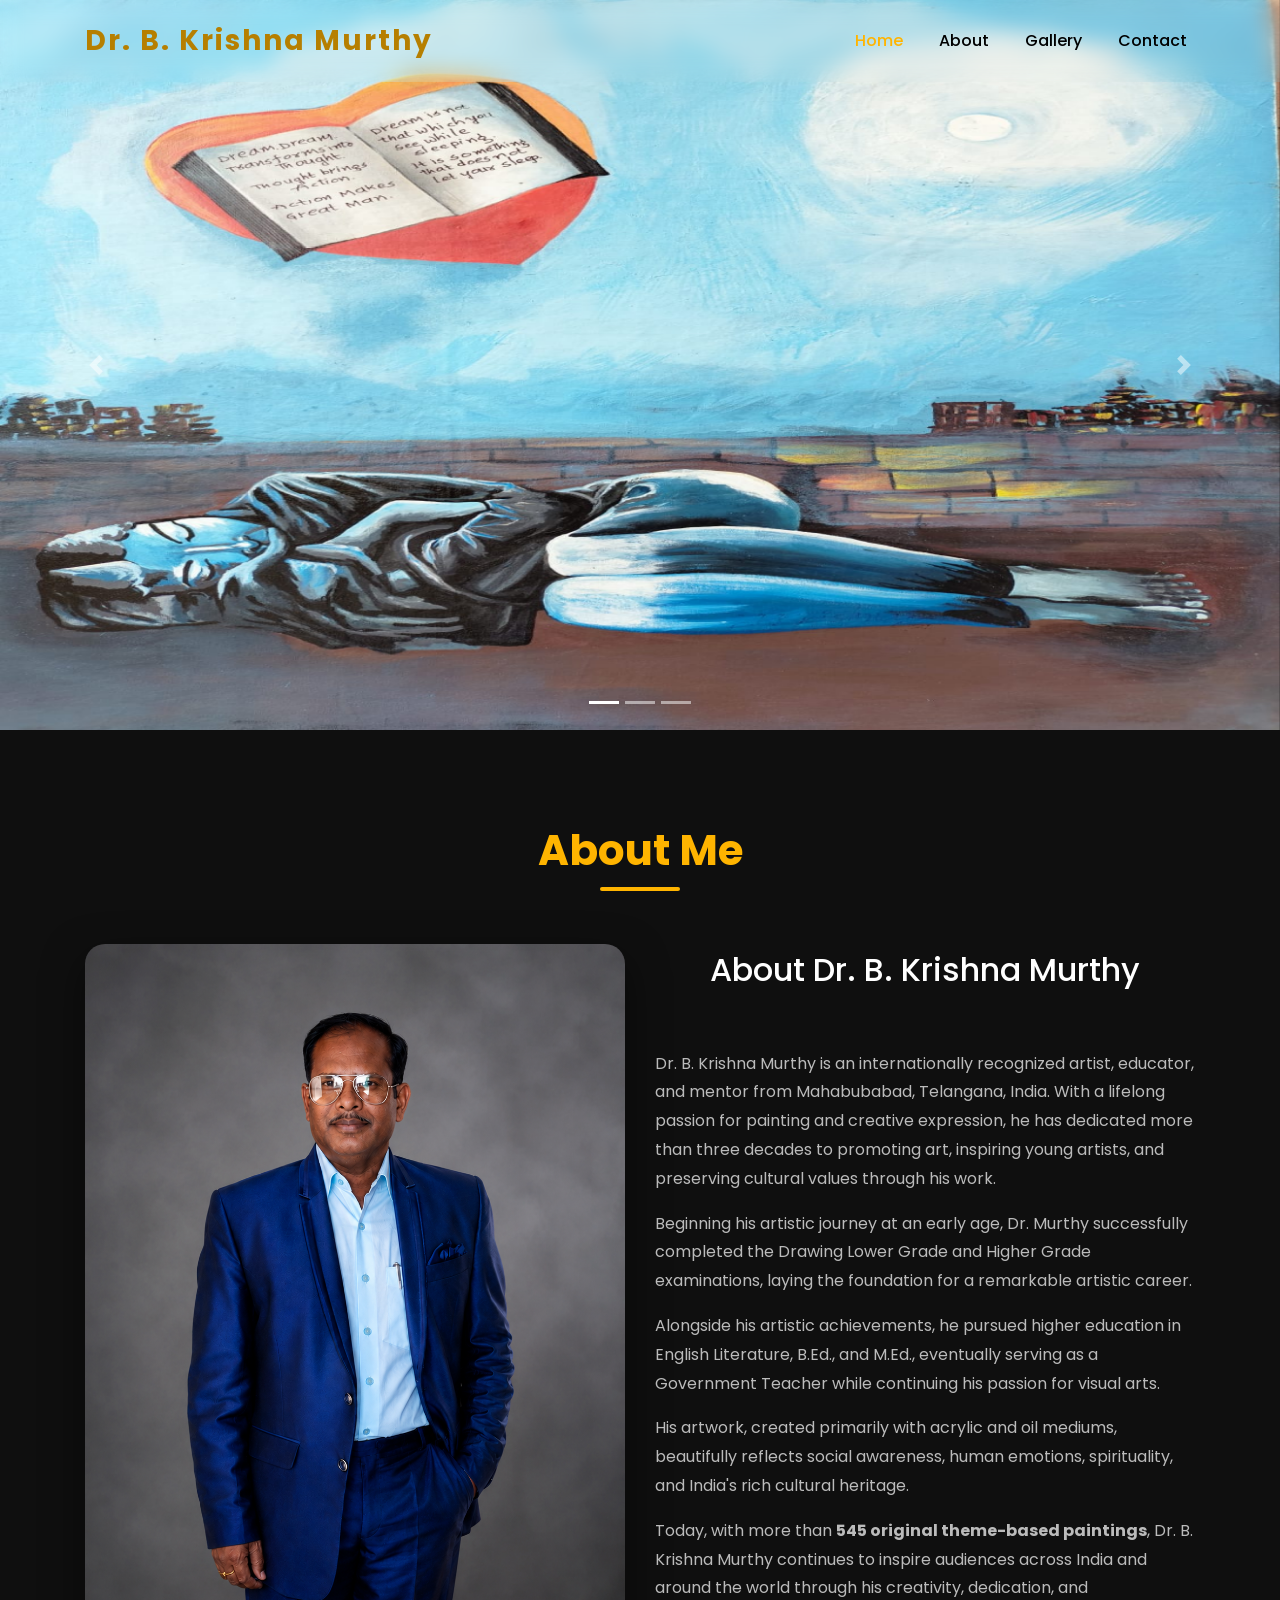
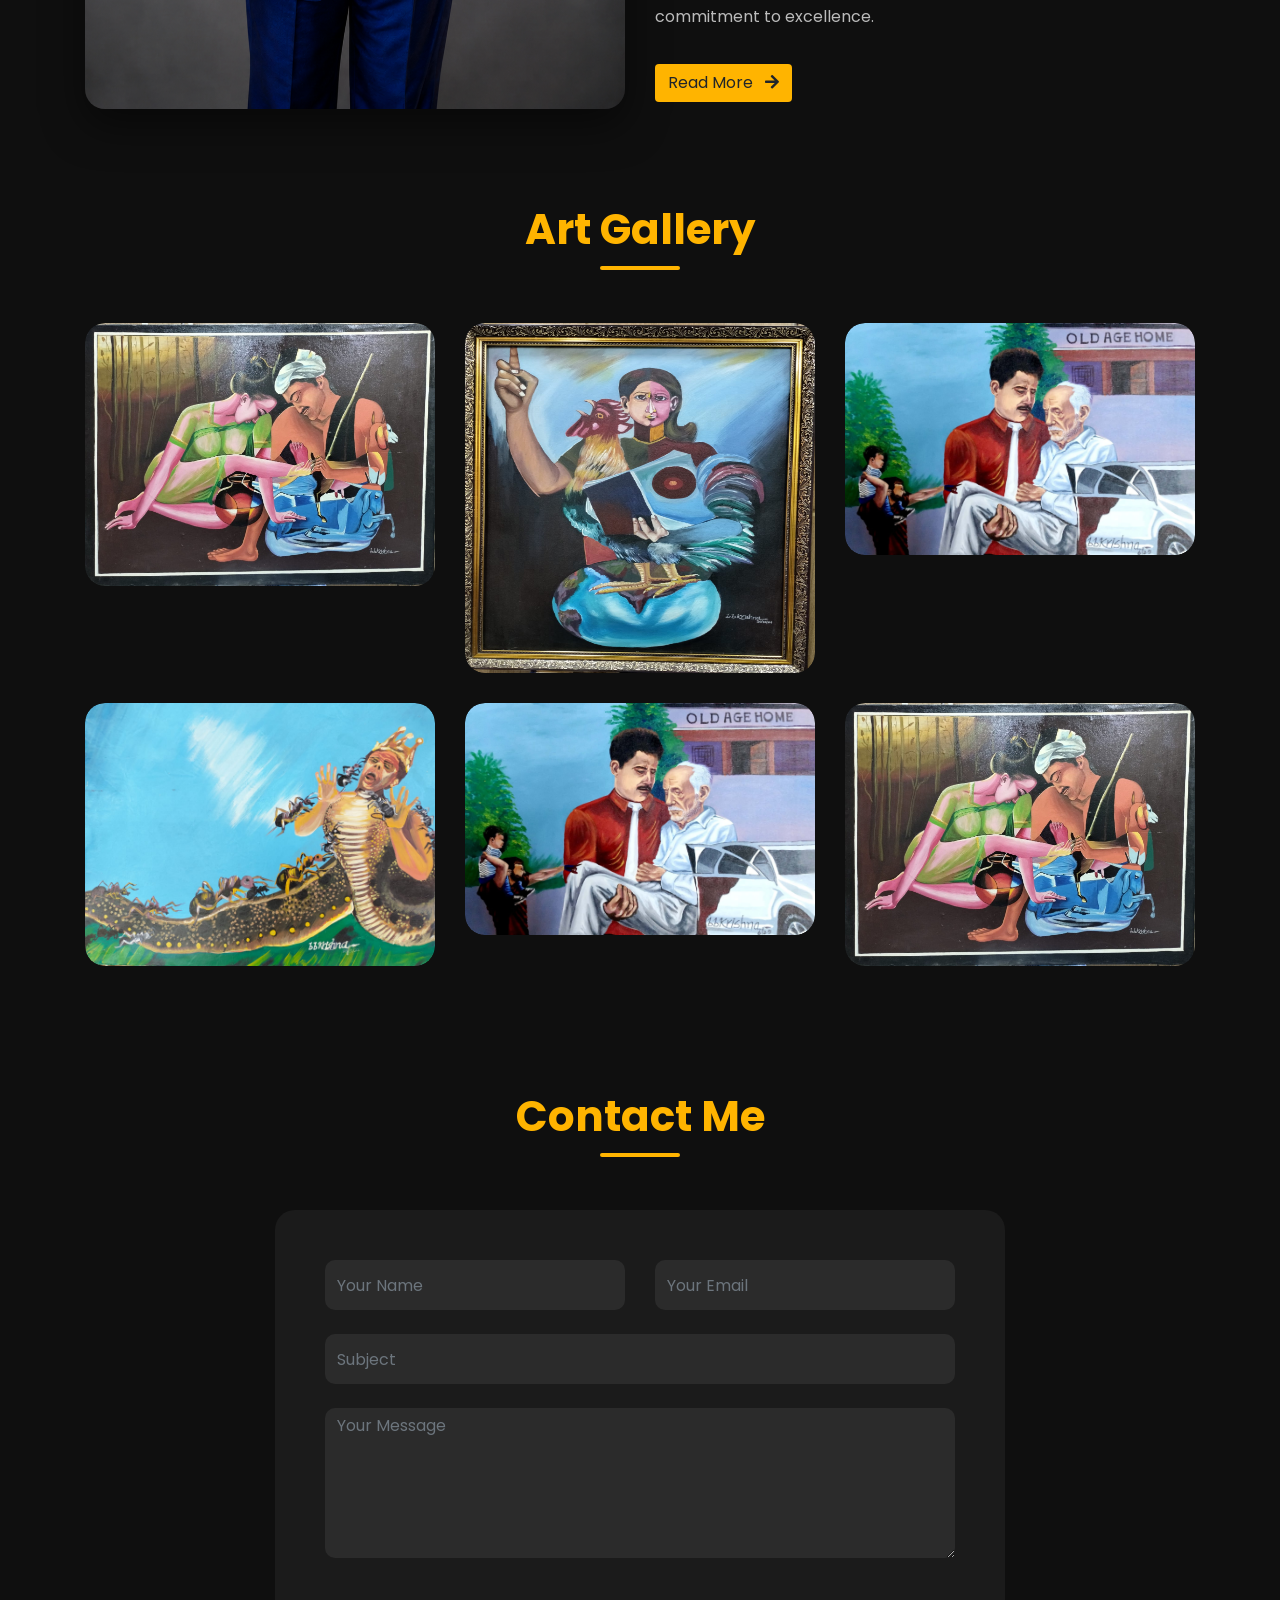
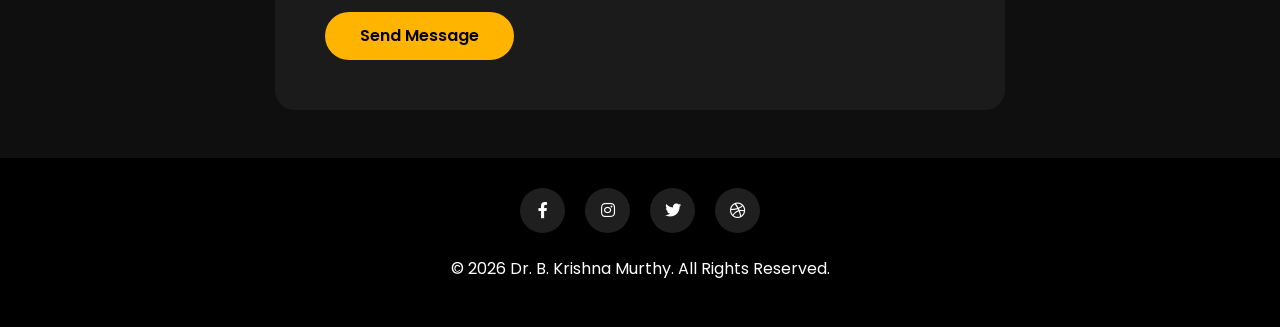
<file: Index.html>
<!DOCTYPE html>
<html lang="en">

<head>
  <meta charset="UTF-8">
  <meta name="viewport" content="width=device-width, initial-scale=1.0">
  <title>Artist Portfolio</title>

  <!-- Bootstrap 4 -->
  <link rel="stylesheet" href="https://stackpath.bootstrapcdn.com/bootstrap/4.5.2/css/bootstrap.min.css">

  <!-- Google Fonts -->
  <link href="https://fonts.googleapis.com/css2?family=Poppins:wght@300;400;500;600;700&display=swap" rel="stylesheet">

  <!-- Font Awesome -->
  <link rel="stylesheet" href="https://cdnjs.cloudflare.com/ajax/libs/font-awesome/5.15.4/css/all.min.css">
  <!-- Css -->
  <link rel="stylesheet" href="Main.css" />
  <style>
    /* Navbar */
   .navbar-nav .nav-item.active .nav-link{
    color: #ffb400 !important;
}


    .navbar {
      background: transparent;
      transition: background 0.4s ease;
    }

    .navbar.scrolled {
      background: rgba(0, 0, 0, .9);
    }

    .navbar .nav-link {
      color: #000 !important;
    }

    .navbar.scrolled .nav-link {
      color: #fff !important;
    }

    .navbar-brand {
      color: #b67f00 !important;
    }

    .navbar.scrolled .navbar-brand {
      color: #ffb400 !important;
    }

    /* ==========================================
        BUTTON
==========================================*/

    .artist-btn {

      position: relative;

      overflow: hidden;

      z-index: 1;
      background-color: #ffb400;

    }

    .artist-btn::before {

      content: '';

      position: absolute;

      left: -100%;

      top: 0;

      width: 100%;

      height: 100%;

      background: #111;

      transition: .5s;

      z-index: -1;

    }

    .artist-btn:hover::before {

      left: 0;

    }

    .artist-btn:hover {

      color: #fff;

    }
  </style>
</head>

<body>

  <!-- Navbar -->
  <nav class="navbar navbar-expand-lg navbar-dark fixed-top">
    <div class="container">
      <a class="navbar-brand" href="#">Dr. B. Krishna Murthy</a>
      <button class="navbar-toggler" type="button" data-toggle="collapse" data-target="#navbarNav">
        <span class="navbar-toggler-icon"></span>
      </button>

      <div class="collapse navbar-collapse" id="navbarNav">
        <ul class="navbar-nav ml-auto">
          <li class="nav-item active"><a class="nav-link" href="./Index.html">Home</a></li>
          <li class="nav-item"><a class="nav-link" href="./About.html">About</a></li>
          <li class="nav-item"><a class="nav-link" href="./Galary.html">Gallery</a></li>
          <!-- <li class="nav-item"><a class="nav-link" href="./Services.html">Services</a></li> -->
          <li class="nav-item"><a class="nav-link" href="./Contactus.html">Contact</a></li>
        </ul>
      </div>
    </div>
  </nav>

  <!-- Carousel -->
  <div id="carouselExampleCaptions" class="carousel slide " data-ride="carousel">
    <ol class="carousel-indicators">
      <li data-target="#carouselExampleCaptions" data-slide-to="0" class="active"></li>
      <li data-target="#carouselExampleCaptions" data-slide-to="1"></li>
      <li data-target="#carouselExampleCaptions" data-slide-to="2"></li>
    </ol>
    <div class="carousel-inner">
      <div class="carousel-item active">
        <img src="./Images/Empty Stomic .jpeg" class="d-block w-100 " alt="First Image">
        <div class="carousel-caption d-none d-md-block">
          <!-- <h5>First slide label</h5>
        <p>Nulla vitae elit libero, a pharetra augue mollis interdum.</p> -->
        </div>
      </div>
      <div class="carousel-item">
        <img src="./Images/village Style.jpeg" class="d-block w-100 h-100" alt="Second Image">
        <div class="carousel-caption d-none d-md-block">
          <!-- <h5>Second slide label</h5>
        <p>Lorem ipsum dolor sit amet, consectetur adipiscing elit.</p> -->
        </div>
      </div>
      <div class="carousel-item">
        <img src="./Images/Chiled.jpeg" class="d-block w-100 h-100" alt="Third Image">
        <div class="carousel-caption d-none d-md-block">
          <!-- <h5>Third slide label</h5>
        <p>Praesent commodo cursus magna, vel scelerisque nisl consectetur.</p> -->
        </div>
      </div>
    </div>
    <a class="carousel-control-prev" href="#carouselExampleCaptions" role="button" data-slide="prev">
      <span class="carousel-control-prev-icon" aria-hidden="true"></span>
      <span class="sr-only">Previous</span>
    </a>
    <a class="carousel-control-next" href="#carouselExampleCaptions" role="button" data-slide="next">
      <span class="carousel-control-next-icon" aria-hidden="true"></span>
      <span class="sr-only">Next</span>
    </a>
  </div>
  <!-- Hero Section -->
  <!-- <section class="hero" id="home">
    <div class="container">
      <div class="hero-content">
        <h1>Creative Artist & Illustrator</h1>
        <p>
          Bringing imagination to life through premium sketches, portraits,
          digital paintings, and handcrafted illustrations.
        </p>
        <a href="#gallery" class="btn btn-custom">Explore Artwork</a>
      </div>
    </div>
  </section> -->

  <!-- About -->
  <section id="about">
    <div class="container mt-5 pt-5 abt-rps">
      <div class="section-title">
        <h2>About Me</h2>
      </div>

      <div class="row align-items-center">
        <div class="col-lg-6 about-img">
          <img src="./Images/about-me-1.png" alt="Artist">
        </div>

        <div class="col-lg-6 about-text">
          <h2 class="section-title">

            About Dr. B. Krishna Murthy

          </h2>

          <p>

            Dr. B. Krishna Murthy is an internationally recognized
            artist, educator, and mentor from Mahabubabad,
            Telangana, India. With a lifelong passion for painting
            and creative expression, he has dedicated more than
            three decades to promoting art, inspiring young artists,
            and preserving cultural values through his work.

          </p>

          <p>

            Beginning his artistic journey at an early age,
            Dr. Murthy successfully completed the Drawing Lower
            Grade and Higher Grade examinations, laying the
            foundation for a remarkable artistic career.

          </p>

          <p>

            Alongside his artistic achievements, he pursued higher
            education in English Literature, B.Ed., and M.Ed.,
            eventually serving as a Government Teacher while
            continuing his passion for visual arts.

          </p>

          <p>

            His artwork, created primarily with acrylic and oil
            mediums, beautifully reflects social awareness,
            human emotions, spirituality, and India's rich
            cultural heritage.

          </p>

          <p>

            Today, with more than <strong>545 original
              theme-based paintings</strong>, Dr. B. Krishna Murthy
            continues to inspire audiences across India and around
            the world through his creativity, dedication, and
            commitment to excellence.

          </p>

          <a href="./About.html" class="btn artist-btn mt-3">

            Read More

            <i class="fas fa-arrow-right ml-2"></i>

          </a>

        </div>

      </div>

    </div>


    </div>
    </div>
    </div>
  </section>

  <!-- Gallery -->
  <section id="gallery">
    <div class="container mt-5 pt-5">
      <div class="section-title">
        <h2>Art Gallery</h2>
      </div>

      <div class="row">
        <div class="col-md-4">
          <div class="gallery-item">
            <img src="./Images/G1.jpeg" alt="Art">
            <div class="gallery-overlay">
              <a href="./Galary.html">
                <h4>Creative Sketch</h4>
              </a>
            </div>
          </div>
        </div>

        <div class="col-md-4">
          <div class="gallery-item">
            <img src="./Images/G1.1.jpeg" alt="Art" style="height: 350px !important;">
            <div class="gallery-overlay">
              <a href="./Galary.html">
                <h4>Digital Painting</h4>
              </a>
            </div>
          </div>
        </div>

        <div class="col-md-4">
          <div class="gallery-item">
            <img src="./Images/G1.3.jpeg" alt="Art">
            <div class="gallery-overlay">
              <a href="./Galary.html">
                <h4>Portrait Design</h4>
              </a>

            </div>
          </div>
        </div>

        <div class="col-md-4">
          <div class="gallery-item">
            <img src="./Images/G1.4.jpeg" alt="Art">
            <div class="gallery-overlay">
              <a href="./Galary.html">
                <h4>Abstract Art</h4>
              </a>

            </div>
          </div>
        </div>

        <div class="col-md-4">
          <div class="gallery-item">
            <img src="./Images/G1.3.jpeg" alt="Art">
            <div class="gallery-overlay">
              <a href="./Galary.html">
                <h4>Canvas Artwork</h4>
              </a>

            </div>
          </div>
        </div>

        <div class="col-md-4">
          <div class="gallery-item">
            <img src="./Images/G1.jpeg" alt="Art">
            <div class="gallery-overlay">
              <a href="./Galary.html">
                <h4>Custom Illustration</h4>
              </a>

            </div>
          </div>
        </div>
      </div>
    </div>
  </section>

  <!-- Services -->
  <!-- <section id="services">
    <div class="container mt-5 pt-5">
      <div class="section-title">
        <h2>Services</h2>
      </div>

      <div class="row">
        <div class="col-md-4 mb-4">
          <div class="service-card">
            <i class="fas fa-pencil-ruler"></i>
            <h4>Pencil Sketches</h4>
            <p>
              Realistic and detailed hand-drawn pencil sketches customized for clients.
            </p>
          </div>
        </div>

        <div class="col-md-4 mb-4">
          <div class="service-card">
            <i class="fas fa-palette"></i>
            <h4>Digital Art</h4>
            <p>
              Premium digital illustrations and creative designs for modern brands.
            </p>
          </div>
        </div>

        <div class="col-md-4 mb-4">
          <div class="service-card">
            <i class="fas fa-image"></i>
            <h4>Portrait Painting</h4>
            <p>
              Elegant portrait artworks for gifts, memories, and collections.
            </p>
          </div>
        </div>
      </div>
    </div>
  </section> -->

  <!-- Testimonials -->
  <!-- <section style="background:#111;">
    <div class="container mt-5 pt-5">
      <div class="section-title">
        <h2>Client Reviews</h2>
      </div>

      <div class="row">
        <div class="col-md-4 mb-4">
          <div class="testimonial">
            <img src="https://randomuser.me/api/portraits/women/45.jpg" alt="Client">
            <p>
              “Absolutely stunning artwork! The attention to detail and creativity exceeded my expectations.”
            </p>
            <h5>- Sophia</h5>
          </div>
        </div>

        <div class="col-md-4 mb-4">
          <div class="testimonial">
            <img src="https://randomuser.me/api/portraits/men/32.jpg" alt="Client">
            <p>
              “Professional, talented, and highly creative. I highly recommend this artist for custom illustrations.”
            </p>
            <h5>- Michael</h5>
          </div>
        </div>

        <div class="col-md-4 mb-4">
          <div class="testimonial">
            <img src="https://randomuser.me/api/portraits/women/68.jpg" alt="Client">
            <p>
              “Beautiful portrait work with premium finishing. The final design looked incredible.”
            </p>
            <h5>- Emma</h5>
          </div>
        </div>
      </div>
    </div>
  </section> -->

  <!-- Contact -->
  <section id="contact">
    <div class="container mt-5 pt-5 mb-5 cnt-rps">
      <div class="section-title">
        <h2>Contact Me</h2>
      </div>

      <div class="row justify-content-center">
        <div class="col-lg-8">
          <div class="contact-box">
            <form>
              <div class="row">
                <div class="col-md-6 mb-4">
                  <input type="text" class="form-control" placeholder="Your Name">
                </div>

                <div class="col-md-6 mb-4">
                  <input type="email" class="form-control" placeholder="Your Email">
                </div>
              </div>

              <div class="mb-4">
                <input type="text" class="form-control" placeholder="Subject">
              </div>

              <div class="mb-4">
                <textarea class="form-control" placeholder="Your Message"></textarea>
              </div>

              <button type="submit" class="btn btn-custom">Send Message</button>
            </form>
          </div>
        </div>
      </div>
    </div>
  </section>

  <!-- Footer -->
  <footer>
    <div class="container ">
      <div class="social-icons mb-4">
        <a href="#"><i class="fab fa-facebook-f"></i></a>
        <a href="#"><i class="fab fa-instagram"></i></a>
        <a href="#"><i class="fab fa-twitter"></i></a>
        <a href="#"><i class="fab fa-dribbble"></i></a>
      </div>

      <p>
        © 2026 Dr. B. Krishna Murthy. All Rights Reserved.
      </p>
    </div>
  </footer>

  <!-- JS -->
  <script src="https://code.jquery.com/jquery-3.5.1.min.js"></script>
  <script src="https://cdn.jsdelivr.net/npm/popper.js@1.16.1/dist/umd/popper.min.js"></script>
  <script src="https://stackpath.bootstrapcdn.com/bootstrap/4.5.2/js/bootstrap.min.js"></script>

  <!-- Navbar Colour Change  -->
  <script src="https://code.jquery.com/jquery-3.5.1.slim.min.js"></script>
  <script src="https://cdn.jsdelivr.net/npm/popper.js@1.16.1/dist/umd/popper.min.js"></script>
  <script src="https://stackpath.bootstrapcdn.com/bootstrap/4.5.2/js/bootstrap.min.js"></script>

  <script>
    window.addEventListener("scroll", function () {
      document.querySelector(".navbar").classList.toggle("scrolled", window.scrollY > 50);
    });
  </script>
</body>

</html>
</file>
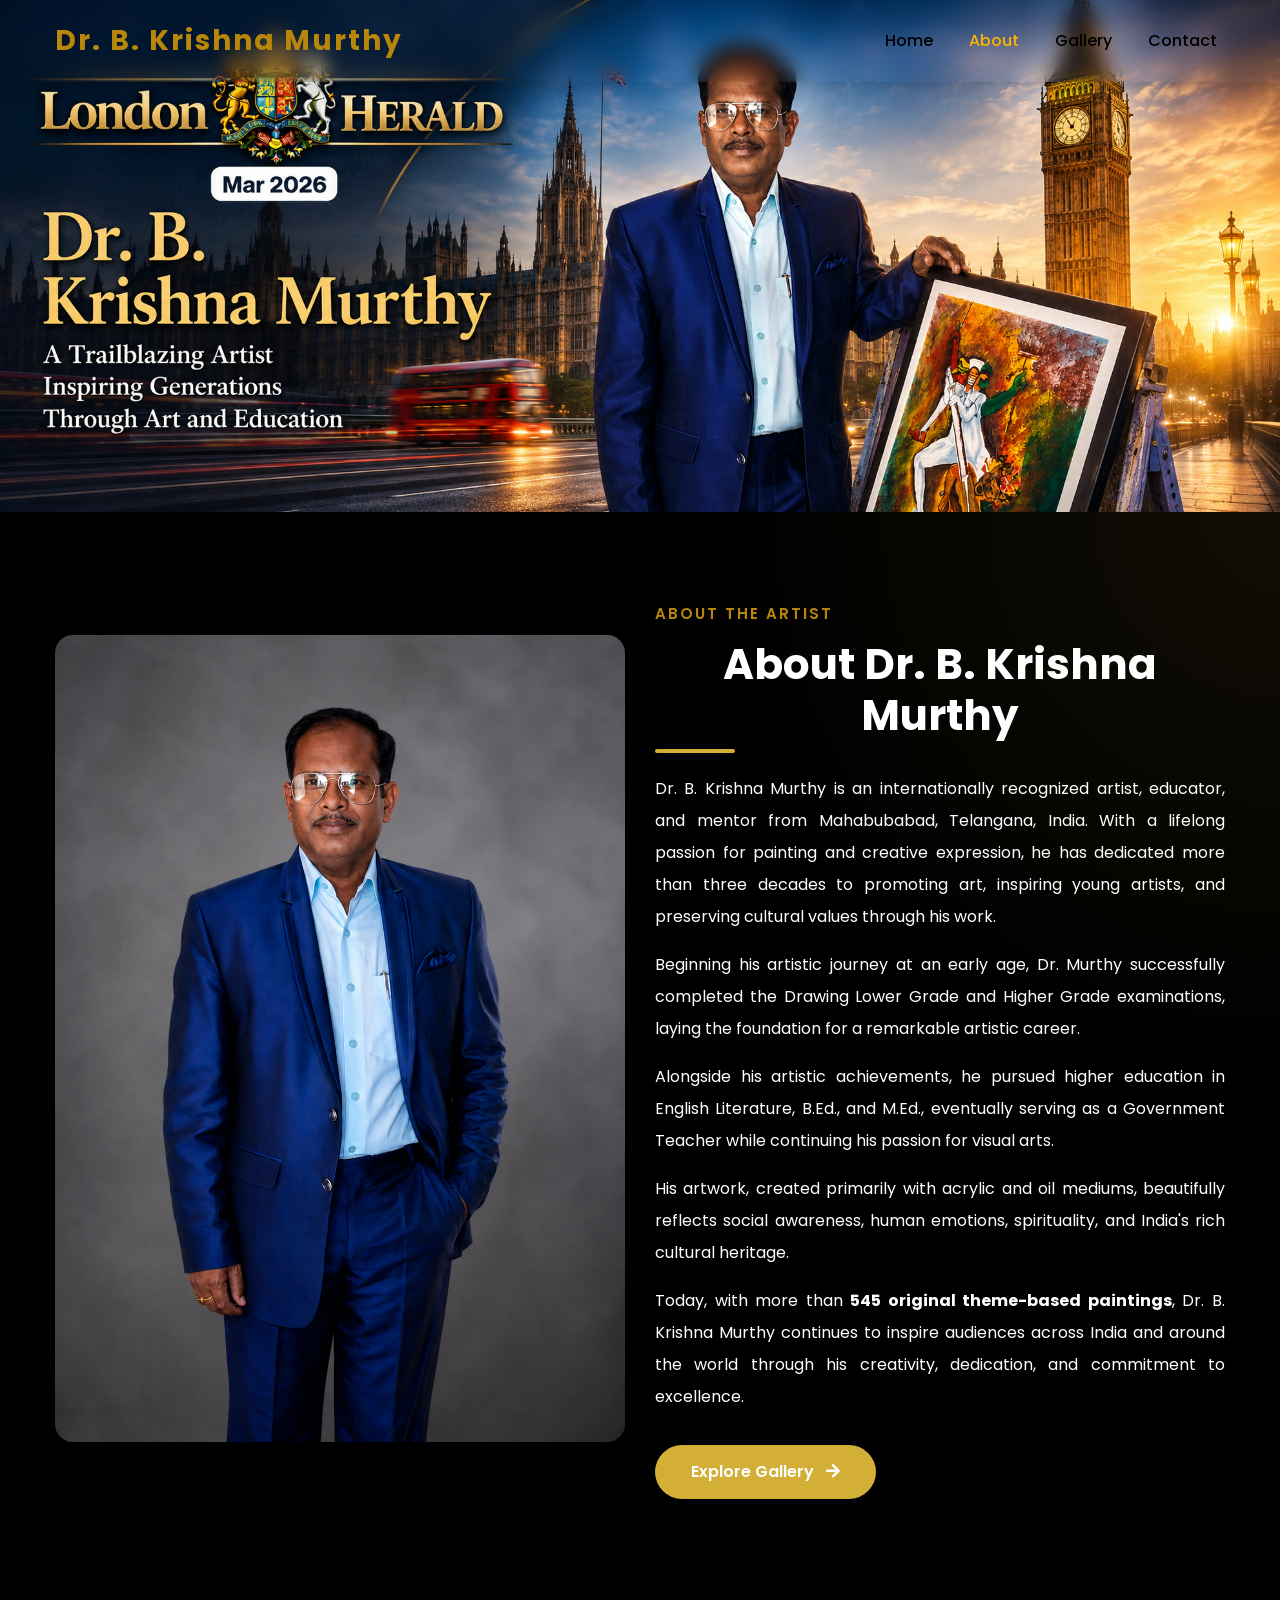
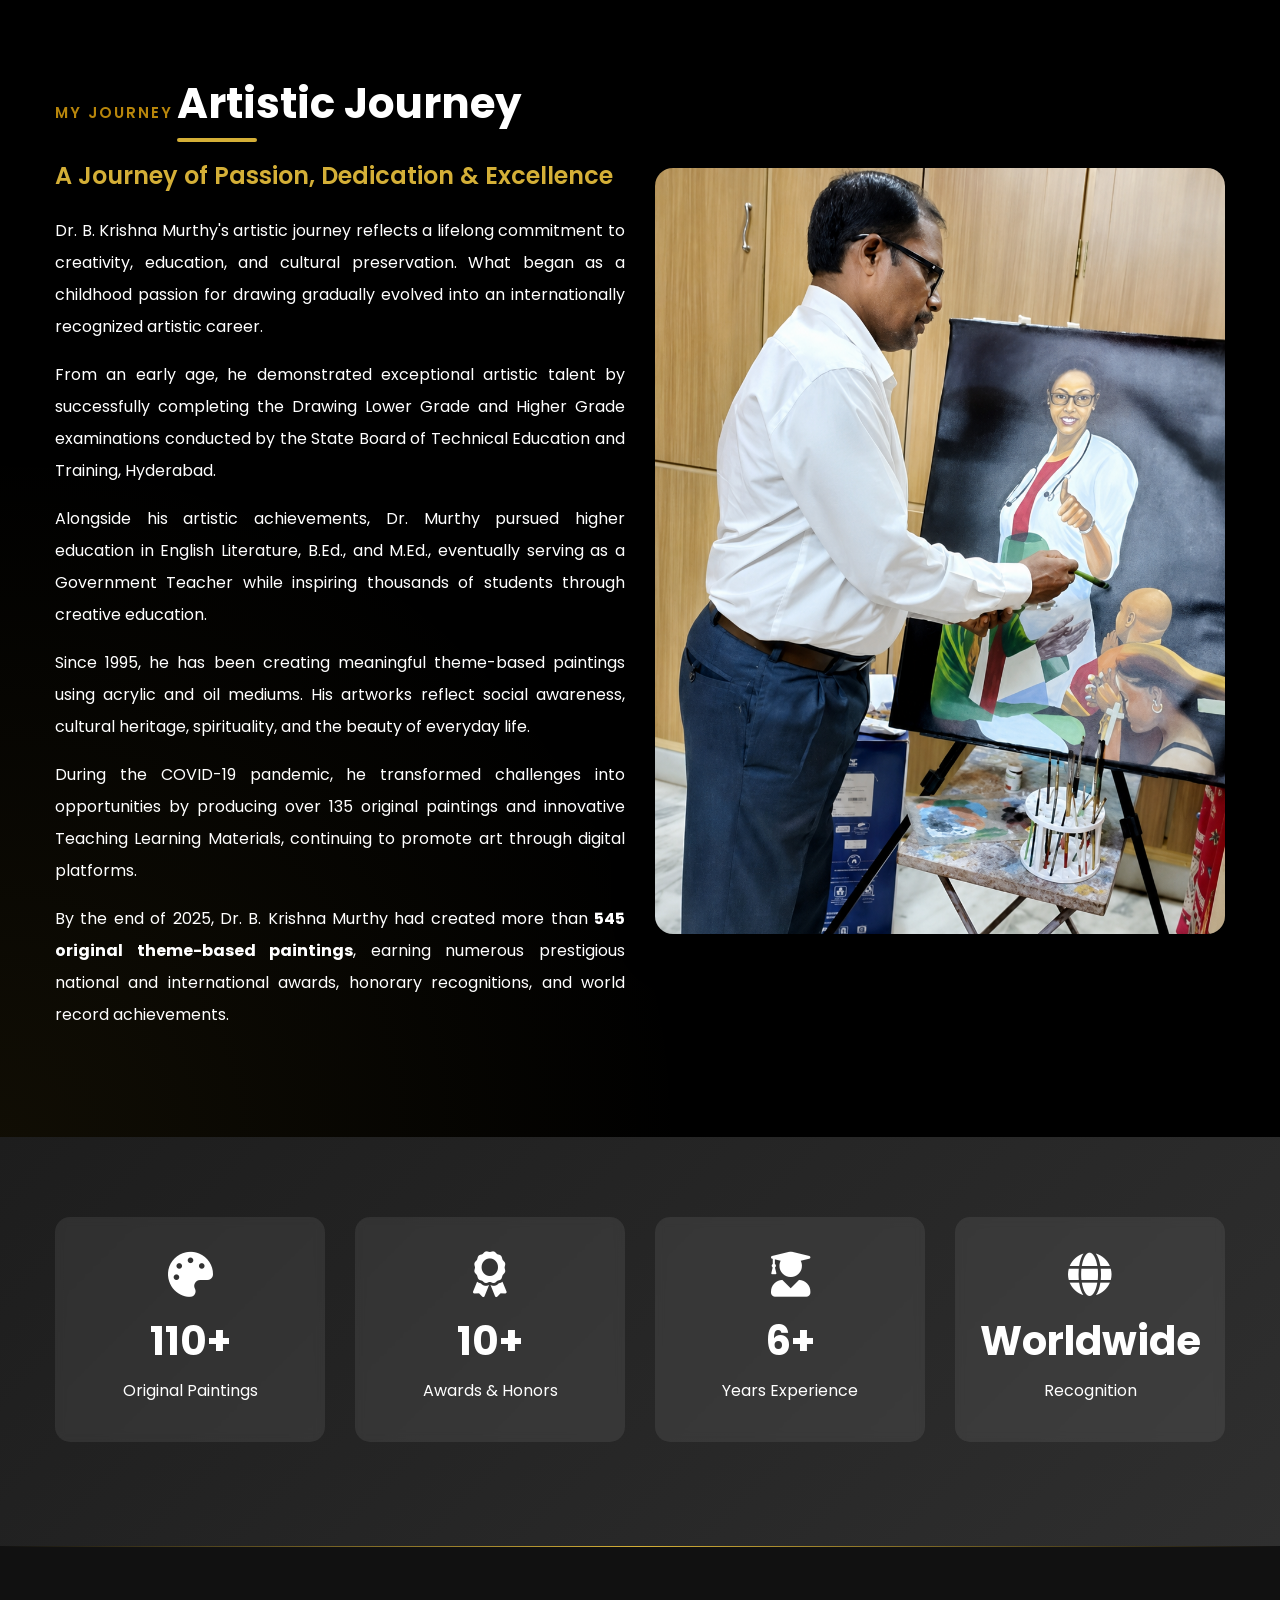
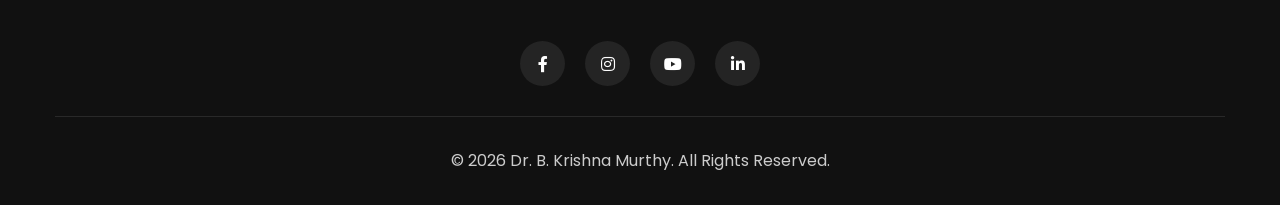
<file: About.html>
<!DOCTYPE html>
<html lang="en">

<head>
    <meta charset="UTF-8">
    <meta name="viewport" content="width=device-width, initial-scale=1.0">

    <title>About | Dr. B. Krishna Murthy</title>

    <!-- Bootstrap 4 -->
    <link rel="stylesheet" href="https://stackpath.bootstrapcdn.com/bootstrap/4.5.2/css/bootstrap.min.css">

    <!-- Google Font -->
    <link href="https://fonts.googleapis.com/css2?family=Poppins:wght@300;400;500;600;700&display=swap"
        rel="stylesheet">

    <!-- Font Awesome -->
    <link rel="stylesheet" href="https://cdnjs.cloudflare.com/ajax/libs/font-awesome/5.15.4/css/all.min.css">

    <!-- AOS Animation -->
    <link href="https://unpkg.com/aos@2.3.4/dist/aos.css" rel="stylesheet">

    <!-- Custom CSS -->
    <link rel="stylesheet" href="Main.css">
</head>
<style>
    /* ==========================================
   GOOGLE FONT
========================================== */

    body {
        font-family: 'Poppins', sans-serif;
        overflow-x: hidden;
        background: black;
        color: white;
        scroll-behavior: smooth;
    }

    /* ==========================================
   COMMON STYLES
========================================== */

    .section-title {
        font-size: 42px;
        font-weight: 700;

        margin-bottom: 20px;
    }

    .section-subtitle {
        display: inline-block;
        color: #b8860b;
        font-size: 15px;
        font-weight: 600;
        letter-spacing: 2px;
        text-transform: uppercase;
        margin-bottom: 15px;
    }

    p {
        font-size: 16px;
        line-height: 32px;
        color: white;
    }

    img {
        max-width: 100%;
    }

    /* ==========================================
   NAVBAR
========================================== */
    /* =========================
   Navbar Default
========================= */

    .navbar {
        background: transparent !important;
        transition: all 0.4s ease;
        padding: 15px 0;
    }

    /* Logo */

    .navbar-brand {
        color: #ffb400 !important;
        font-size: 28px;
        font-weight: 700;
    }

    /* Menu */

    .navbar .nav-link {
        color: #000 !important;
        font-weight: 500;
        margin-left: 20px;
    }

    /* Hover */

    /* ===========================
   Desktop
=========================== */

    .navbar {
        background: transparent;
        transition: .4s;
        padding: 15px 0;
    }

    .navbar.scrolled {
        background: #000 !important;
        box-shadow: 0 5px 15px rgba(0, 0, 0, .3);
    }

    .navbar-brand {
        color: #b8860b !important;
        transition: .4s;
    }

    .navbar .nav-link {
        color: #000 !important;
        transition: .4s;
    }

    .navbar.scrolled,
    .navbar.scrolled .nav-link {
        color: white !important;
    }
     
    .navbar-nav .nav-item.active .nav-link{
    color: #ffb400 !important;
}


    /* ===========================
   Mobile & Tablet
=========================== */

    @media (max-width:991.98px) {

        .navbar {
            background: #000 !important;
            padding: 10px 0;
        }

        .navbar-brand {
            font-size: 18px !important;
        }
      
        .navbar .nav-link {
            color: #fff !important;
            margin-left: 0;
            padding: 12px 15px;
        }

        .navbar-collapse {
            background: #000;
            margin-top: 10px;
            border-radius: 8px;
            padding: 10px;
        }

        .navbar-toggler {
            border-color: #fff;
        }

        .navbar-toggler-icon {
            filter: none;
        }
    }

    /* .navbar {
        background: rgba(0, 0, 0, .85);
        padding: 18px 0;
        transition: .4s;
    }

    .navbar-brand {
        font-size: 32px;
        font-weight: 700;
        letter-spacing: 2px;
    }

    .navbar-nav .nav-link {
        color: #fff !important;
        font-size: 16px;
        margin-left: 25px;
        transition: .3s;
    }

    .navbar-nav .nav-link:hover {
        color: #d4af37 !important;
    }

    .nav-item.active .nav-link {
        color: #d4af37 !important;
    } */

    /* ==========================================
   BANNER
========================================== */



    .banner img {
        width: 100%;
        display: block;
    }


    /* ==========================================
   ABOUT SECTION
========================================== */

    .about-section {
        padding: 90px 0;

    }

    .about-img {
        width: 100%;
        border-radius: 18px;
        box-shadow: 0 15px 40px rgba(0, 0, 0, .12);
        transition: .4s;
    }

    .about-img:hover {
        transform: scale(1.03);
    }

    .about-section p {
        text-align: justify;
    }

    .artist-btn {
        background: #d4af37;
        color: white;
        padding: 14px 35px;
        border-radius: 50px;
        font-size: 16px;
        font-weight: 600;
        transition: .3s;
    }

    .artist-btn:hover {
        background: #222;
        color: white;
        text-decoration: none;
    }

    /* ==========================================
   ARTISTIC JOURNEY
========================================== */

    .journey-section {
        padding: 90px 0;
        background: black;
    }

    .journey-heading {
        font-size: 24px;
        color: #d4af37;
        margin-bottom: 25px;
        font-weight: 600;
    }

    .journey-section p {
        text-align: justify;
    }

    /* ==========================================
   CARD SHADOW
========================================== */

    .shadow-box {
        background: #fff;
        padding: 30px;
        border-radius: 15px;
        box-shadow: 0 15px 35px rgba(0, 0, 0, .08);
    }

    /* ==========================================
   BUTTON EFFECT
========================================== */

    .btn {
        transition: .4s;
    }

    .btn:hover {
        transform: translateY(-3px);
    }

    /* ==========================================
   IMAGE EFFECT
========================================== */

    .about-img:hover {
        box-shadow: 0 20px 45px rgba(0, 0, 0, .18);
    }

    /* ==========================================
   SECTION SPACING
========================================== */

    section {
        position: relative;
    }

    .container {
        max-width: 1200px;
    }

    /*==========================================
            STATISTICS SECTION
==========================================*/

    .stats-section {
        padding: 80px 0;
        background: linear-gradient(135deg, #1d1d1d, #2f2f2f);
        color: #fff;
    }

    .stat-box {
        background: rgba(255, 255, 255, .08);
        padding: 35px 25px;
        border-radius: 15px;
        transition: .4s;
        height: 100%;
        backdrop-filter: blur(5px);
    }

    .stat-box:hover {
        transform: translateY(-10px);
        background: #d4af37;
    }

    .stat-box i {
        font-size: 45px;
        margin-bottom: 20px;
        color: #fff;
    }

    .stat-box h2 {
        font-size: 40px;
        font-weight: 700;
        margin-bottom: 10px;
        color: #fff;
    }

    .stat-box p {
        margin: 0;
        color: #fff;
        font-size: 16px;
    }


    /*==========================================
                FOOTER
==========================================*/

    .footer {

        background: #111;
        color: #ddd;
        padding: 70px 0 30px;
    }

    .footer h3 {

        color: #fff;
        font-size: 34px;
        font-weight: 700;
        letter-spacing: 2px;
        margin-bottom: 20px;
    }

    .footer p {

        color: #ccc;
        line-height: 28px;
    }

    .footer hr {

        border-color: rgba(255, 255, 255, .1);
        margin: 30px 0;
    }


    /*==========================================
            SOCIAL ICONS
==========================================*/

    .social-icons {

        margin: 25px 0;
    }

    .social-icons a {

        width: 45px;
        height: 45px;
        display: inline-flex;
        justify-content: center;
        align-items: center;
        border-radius: 50%;
        background: rgba(255, 255, 255, .08);
        color: #fff;
        margin: 0 8px;
        transition: .4s;
        text-decoration: none;
    }

    .social-icons a:hover {

        background: #d4af37;
        transform: translateY(-6px);
    }


    /*==========================================
        SCROLLBAR
==========================================*/

    ::-webkit-scrollbar {

        width: 8px;
    }

    ::-webkit-scrollbar-track {

        background: #eee;
    }

    ::-webkit-scrollbar-thumb {

        background: #d4af37;
        border-radius: 20px;
    }

    ::-webkit-scrollbar-thumb:hover {

        background: #b98d19;
    }


    /*==========================================
            RESPONSIVE
==========================================*/


    /* Large Laptop */

    @media (max-width:1200px) {

        .section-title {

            font-size: 38px;
        }

    }


    /* Laptop */

    @media (max-width:992px) {

        .navbar-brand {

            font-size: 28px;
        }

        .navbar-nav {

            background: #111;
            padding: 15px;
            margin-top: 15px;
            border-radius: 8px;
        }

        .navbar-nav .nav-link {

            margin-left: 0;
            padding: 10px;
        }

        .section-title {

            font-size: 34px;
            text-align: center;
        }

        .section-subtitle {

            display: block;
            text-align: center;
        }

        .journey-heading {

            text-align: center;
        }

        .about-section,
        .journey-section {

            padding: 70px 0;
        }

        .about-section p,
        .journey-section p {

            text-align: justify;
        }

        .artist-btn {

            display: inline-block;
            margin-top: 20px;
        }

        .col-lg-6 {

            margin-bottom: 35px;
        }

    }


    /* Tablet */

    @media (max-width:768px) {

        .banner {

            margin-top: 70px;
        }

        .section-title {

            font-size: 30px;
        }

        .section-subtitle {

            font-size: 14px;
        }

        p {

            font-size: 15px;
            line-height: 28px;
        }

        .about-section,
        .journey-section,
        .stats-section {

            padding: 60px 0;
        }

        .stat-box {

            margin-bottom: 25px;
        }

        .footer {

            padding: 50px 0 25px;
        }

        .footer h3 {

            font-size: 28px;
        }

        .social-icons a {

            width: 42px;
            height: 42px;
        }

    }


    /* Mobile */

    @media (max-width:576px) {

        .navbar {

            padding: 12px 0;
        }

        .banner {

            margin-top: 65px;
        }

        .section-title {

            font-size: 26px;
        }

        .section-subtitle {

            font-size: 13px;
            letter-spacing: 1px;
        }

        p {

            font-size: 14px;
            line-height: 26px;
        }

        .artist-btn {

            width: 100%;
            text-align: center;
        }

        .about-img {

            border-radius: 12px;
        }

        .stat-box {

            padding: 25px 15px;
        }

        .stat-box h2 {

            font-size: 32px;
        }

        .stat-box i {

            font-size: 36px;
        }

        .footer {

            text-align: center;
        }

        .footer h3 {

            font-size: 24px;
        }

        .social-icons a {

            margin: 5px;
        }

    }


    /* Small Mobile */

    @media(max-width:375px) {

        .section-title {

            font-size: 22px;
        }

        p {

            font-size: 13px;
        }

        .navbar-brand {

            font-size: 24px;
        }

        .footer h3 {

            font-size: 22px;
        }

    }

    /* ==========================================
        PREMIUM ANIMATIONS
==========================================*/

    /* Smooth scrolling */
    html {
        scroll-behavior: smooth;
    }

    /* Fade animation */

    @keyframes fadeUp {

        from {

            opacity: 0;
            transform: translateY(50px);

        }

        to {

            opacity: 1;
            transform: translateY(0);

        }

    }

    /* Floating image */

    @keyframes floating {

        0% {

            transform: translateY(0px);

        }

        50% {

            transform: translateY(-12px);

        }

        100% {

            transform: translateY(0px);

        }

    }

    .about-img {
        animation: floating 5s ease-in-out infinite;
    }

    /* ==========================================
        SECTION TITLE
==========================================*/

    .section-title {

        position: relative;
        display: inline-block;
        padding-bottom: 12px;

    }

    .section-title::after {

        content: '';

        position: absolute;

        left: 0;

        bottom: 0;

        width: 80px;

        height: 4px;

        background: #d4af37;

        border-radius: 30px;

    }

    @media(max-width:992px) {

        .section-title {

            display: block;
            text-align: center;

        }

        .section-title::after {

            left: 50%;
            transform: translateX(-50%);

        }

    }


    /* ==========================================
        IMAGE EFFECT
==========================================*/

    .about-img {

        transition: .5s;

    }

    .about-img:hover {

        transform: scale(1.04) rotate(.5deg);

    }


    /* ==========================================
        BUTTON
==========================================*/

    .artist-btn {

        position: relative;

        overflow: hidden;

        z-index: 1;

    }

    .artist-btn::before {

        content: '';

        position: absolute;

        left: -100%;

        top: 0;

        width: 100%;

        height: 100%;

        background: #111;

        transition: .5s;

        z-index: -1;

    }

    .artist-btn:hover::before {

        left: 0;

    }

    .artist-btn:hover {

        color: #fff;

    }


    /* ==========================================
        NAVBAR
==========================================*/

    .navbar {

        backdrop-filter: blur(10px);

        box-shadow: 0 4px 20px rgba(0, 0, 0, .15);

    }


    /* ==========================================
        STAT BOX
==========================================*/

    .stat-box {

        overflow: hidden;

        position: relative;

    }

    .stat-box::before {

        content: '';

        position: absolute;

        top: -100%;

        left: 0;

        width: 100%;

        height: 100%;

        background: rgba(255, 255, 255, .08);

        transition: .5s;

    }

    .stat-box:hover::before {

        top: 0;

    }


    /* ==========================================
        SOCIAL ICONS
==========================================*/

    .social-icons a {

        position: relative;

        overflow: hidden;

    }

    .social-icons a::after {

        content: '';

        position: absolute;

        width: 0;

        height: 0;

        border-radius: 50%;

        background: rgba(255, 255, 255, .2);

        transition: .4s;

    }

    .social-icons a:hover::after {

        width: 120px;

        height: 120px;

    }


    /* ==========================================
        FOOTER
==========================================*/

    .footer {

        position: relative;

    }

    .footer::before {

        content: '';

        position: absolute;

        top: 0;

        left: 0;

        width: 100%;

        height: 1px;

        background: linear-gradient(to right,
                transparent,
                #d4af37,
                transparent);

    }


    /* ==========================================
        CARD ANIMATION
==========================================*/

    .about-section,
    .journey-section,
    .stats-section {

        animation: fadeUp 1s ease;

    }


    /* ==========================================
        SELECTION COLOR
==========================================*/

    ::selection {

        background: #d4af37;

        color: #fff;

    }


    /* ==========================================
        HOVER TRANSITION
==========================================*/

    a,
    button,
    img,
    .stat-box {

        transition: all .35s ease;

    }


    /* ==========================================
        SHADOWS
==========================================*/

    .about-img {

        box-shadow:
            0 20px 50px rgba(0, 0, 0, .12);

    }

    .about-img:hover {

        box-shadow:
            0 30px 70px rgba(0, 0, 0, .18);

    }


    /* ==========================================
        BACKGROUND PATTERN
==========================================*/

    .about-section {

        background-image:
            radial-gradient(circle at top right,
                rgba(212, 175, 55, .08),
                transparent 35%);

    }

    .journey-section {

        background-image:
            radial-gradient(circle at bottom left,
                rgba(212, 175, 55, .08),
                transparent 40%);

    }


    /* ==========================================
        RESPONSIVE
==========================================*/
    [data-aos] {
        transform: none;
    }

    @media(min-width:768px) {

        [data-aos].aos-animate {
            transform: translate3d(0, 0, 0);
        }

    }

    @media(max-width:768px) {

        .about-img {

            animation: none;

        }

        .stat-box:hover {

            transform: none;

        }

    }
</style>

<body>

    <!-- ===================== NAVBAR ===================== -->

    <nav class="navbar navbar-expand-lg navbar-dark fixed-top">

        <div class="container">

            <a class="navbar-brand" href="./Index.html">
                Dr. B. Krishna Murthy
            </a>

            <button class="navbar-toggler" type="button" data-toggle="collapse" data-target="#navbarNav">

                <span class="navbar-toggler-icon"></span>

            </button>

            <div class="collapse navbar-collapse" id="navbarNav">

                <ul class="navbar-nav ml-auto">

                    <li class="nav-item">
                        <a class="nav-link" href="./Index.html">
                            Home
                        </a>
                    </li>

                    <li class="nav-item active">
                        <a class="nav-link" href="./About.html">
                            About
                        </a>
                    </li>

                    <li class="nav-item">
                        <a class="nav-link" href="./Galary.html">
                            Gallery
                        </a>
                    </li>

                    <!-- <li class="nav-item">
                        <a class="nav-link" href="./Services.html">
                            Services
                        </a>
                    </li> -->

                    <li class="nav-item">
                        <a class="nav-link" href="./Contactus.html">
                            Contact
                        </a>
                    </li>

                </ul>

            </div>

        </div>

    </nav>

    <!-- ===================== BANNER ===================== -->

    <section class="banner">

        <img src="./Images/About-Baner.png" alt="About Banner" class="img-fluid w-100">

    </section>

    <!-- ===================== ABOUT SECTION ===================== -->

    <section class="about-section">

        <div class="container">

            <div class="row align-items-center">

                <div class="col-lg-6 col-md-12 mb-4">
                    <div data-aos="fade-right">

                        <img src="./Images/about-me-1.png" alt="Dr. B. Krishna Murthy" class="img-fluid about-img">
                    </div>
                </div>

                <div class="col-lg-6 col-md-12">
                    <div data-aos="fade-left">

                        <span class="section-subtitle">
                            ABOUT THE ARTIST
                        </span>

                        <h2 class="section-title">

                            About Dr. B. Krishna Murthy

                        </h2>

                        <p>

                            Dr. B. Krishna Murthy is an internationally recognized
                            artist, educator, and mentor from Mahabubabad,
                            Telangana, India. With a lifelong passion for painting
                            and creative expression, he has dedicated more than
                            three decades to promoting art, inspiring young artists,
                            and preserving cultural values through his work.

                        </p>

                        <p>

                            Beginning his artistic journey at an early age,
                            Dr. Murthy successfully completed the Drawing Lower
                            Grade and Higher Grade examinations, laying the
                            foundation for a remarkable artistic career.

                        </p>

                        <p>

                            Alongside his artistic achievements, he pursued higher
                            education in English Literature, B.Ed., and M.Ed.,
                            eventually serving as a Government Teacher while
                            continuing his passion for visual arts.

                        </p>

                        <p>

                            His artwork, created primarily with acrylic and oil
                            mediums, beautifully reflects social awareness,
                            human emotions, spirituality, and India's rich
                            cultural heritage.

                        </p>

                        <p>

                            Today, with more than <strong>545 original
                                theme-based paintings</strong>, Dr. B. Krishna Murthy
                            continues to inspire audiences across India and around
                            the world through his creativity, dedication, and
                            commitment to excellence.

                        </p>

                        <a href="./Gallery.html" class="btn artist-btn mt-3">

                            Explore Gallery

                            <i class="fas fa-arrow-right ml-2"></i>

                        </a>
                    </div>
                </div>

            </div>

        </div>

    </section>

    <!-- ===================== ARTISTIC JOURNEY ===================== -->
    <section class="journey-section">

        <div class="container">

            <div class="row align-items-center flex-lg-row flex-column-reverse">

                <!-- Content -->

                <div class="col-lg-6 col-md-12">
                    <div data-aos="fade-right">

                        <span class="section-subtitle">
                            MY JOURNEY
                        </span>

                        <h2 class="section-title">
                            Artistic Journey
                        </h2>

                        <h5 class="journey-heading">
                            A Journey of Passion, Dedication & Excellence
                        </h5>

                        <p>
                            Dr. B. Krishna Murthy's artistic journey reflects a lifelong
                            commitment to creativity, education, and cultural preservation.
                            What began as a childhood passion for drawing gradually evolved
                            into an internationally recognized artistic career.
                        </p>

                        <p>
                            From an early age, he demonstrated exceptional artistic talent
                            by successfully completing the Drawing Lower Grade and Higher
                            Grade examinations conducted by the State Board of Technical
                            Education and Training, Hyderabad.
                        </p>

                        <p>
                            Alongside his artistic achievements, Dr. Murthy pursued higher
                            education in English Literature, B.Ed., and M.Ed., eventually
                            serving as a Government Teacher while inspiring thousands of
                            students through creative education.
                        </p>

                        <p>
                            Since 1995, he has been creating meaningful theme-based
                            paintings using acrylic and oil mediums. His artworks reflect
                            social awareness, cultural heritage, spirituality, and the
                            beauty of everyday life.
                        </p>

                        <p>
                            During the COVID-19 pandemic, he transformed challenges into
                            opportunities by producing over 135 original paintings and
                            innovative Teaching Learning Materials, continuing to promote
                            art through digital platforms.
                        </p>

                        <p>
                            By the end of 2025, Dr. B. Krishna Murthy had created more than
                            <strong>545 original theme-based paintings</strong>, earning
                            numerous prestigious national and international awards,
                            honorary recognitions, and world record achievements.
                        </p>
                    </div>
                </div>

                <!-- Image -->

                <div class="col-lg-6 col-md-12 mb-4">
                    <div data-aos="fade-left">

                        <img src="./Images/About-me.png" class="img-fluid about-img" alt="Artistic Journey">
                    </div>
                </div>

            </div>

        </div>

    </section>

    <!-- ================= Statistics ================= -->

    <!-- <section class="stats-section">

        <div class="container">

            <div class="row text-center">

                <div class="col-lg-3 col-md-6 col-6 mb-4">

                    <div class="stat-box">

                        <i class="fas fa-palette"></i>

                        <h2>545+</h2>

                        <p>Original Paintings</p>

                    </div>

                </div>

                <div class="col-lg-3 col-md-6 col-6 mb-4">

                    <div class="stat-box">

                        <i class="fas fa-award"></i>

                        <h2>50+</h2>

                        <p>Awards & Honors</p>

                    </div>

                </div>

                <div class="col-lg-3 col-md-6 col-6 mb-4">

                    <div class="stat-box">

                        <i class="fas fa-user-graduate"></i>

                        <h2>30+</h2>

                        <p>Years Experience</p>

                    </div>

                </div>

                <div class="col-lg-3 col-md-6 col-6 mb-4">

                    <div class="stat-box">

                        <i class="fas fa-globe"></i>

                        <h2>Worldwide</h2>

                        <p>Recognition</p>

                    </div>

                </div>

            </div>

        </div>

    </section> -->

    <section class="stats-section">

        <div class="container">

            <div class="row text-center">

                <!-- Original Paintings -->
                <div class="col-lg-3 col-md-6 col-6 mb-4">
                    <div class="stat-box">
                        <i class="fas fa-palette"></i>
                        <h2><span class="counter" data-target="545">0</span>+</h2>
                        <p>Original Paintings</p>
                    </div>
                </div>

                <!-- Awards -->
                <div class="col-lg-3 col-md-6 col-6 mb-4">
                    <div class="stat-box">
                        <i class="fas fa-award"></i>
                        <h2><span class="counter" data-target="50">0</span>+</h2>
                        <p>Awards & Honors</p>
                    </div>
                </div>

                <!-- Experience -->
                <div class="col-lg-3 col-md-6 col-6 mb-4">
                    <div class="stat-box">
                        <i class="fas fa-user-graduate"></i>
                        <h2><span class="counter" data-target="30">0</span>+</h2>
                        <p>Years Experience</p>
                    </div>
                </div>

                <!-- Countries -->
                <div class="col-lg-3 col-md-6 col-6 mb-4">
                    <div class="stat-box">
                        <i class="fas fa-globe"></i>
                        <h2>Worldwide</h2>

                        <p>Recognition</p>
                    </div>
                </div>

            </div>

        </div>

    </section>
    <!-- ================= Footer ================= -->

    <footer class="footer">

        <div class="container">

            <div class="row">

                <div class="col-md-12 text-center">

                    <!-- <h3>Dr. B. Krishna Murthy</h3>

                    <p>
                        Celebrating Creativity • Inspiring Generations • Preserving Culture
                    </p> -->

                    <div class="social-icons">

                        <a href="#"><i class="fab fa-facebook-f"></i></a>

                        <a href="#"><i class="fab fa-instagram"></i></a>

                        <a href="#"><i class="fab fa-youtube"></i></a>

                        <a href="#"><i class="fab fa-linkedin-in"></i></a>

                    </div>

                    <hr>

                    <p class="mb-0">
                        © 2026 Dr. B. Krishna Murthy. All Rights Reserved.
                    </p>

                </div>

            </div>

        </div>

    </footer>

    <!-- Bootstrap JS -->

    <script src="https://code.jquery.com/jquery-3.5.1.slim.min.js"></script>

    <script src="https://cdn.jsdelivr.net/npm/popper.js@1.16.1/dist/umd/popper.min.js"></script>

    <script src="https://stackpath.bootstrapcdn.com/bootstrap/4.5.2/js/bootstrap.min.js"></script>

    <!-- AOS -->

    <script src="https://unpkg.com/aos@2.3.4/dist/aos.js"></script>

    <script>
        AOS.init({
            duration: 800,
            once: true
        });

        window.addEventListener("load", function () {
            AOS.refresh();
        });
    </script>

    <!-- Navbar scroll colour change -->
    <script>
        window.addEventListener("scroll", function () {
            const navbar = document.querySelector(".navbar");

            if (window.scrollY > 50) {
                navbar.classList.add("scrolled");
            } else {
                navbar.classList.remove("scrolled");
            }
        });
    </script>

    <!-- No of count of  -->
    <script>
        const counters = document.querySelectorAll(".counter");

        const observer = new IntersectionObserver((entries) => {

            entries.forEach(entry => {

                if (!entry.isIntersecting) return;

                const counter = entry.target;
                const target = parseInt(counter.dataset.target);

                let count = 0;
                const speed = target / 100;

                const updateCounter = () => {

                    count += speed;

                    if (count < target) {

                        counter.innerText = Math.ceil(count);

                        requestAnimationFrame(updateCounter);

                    } else {

                        counter.innerText = target;

                    }

                };

                updateCounter();

                observer.unobserve(counter);

            });

        }, {
            threshold: 0.5
        });

        counters.forEach(counter => observer.observe(counter));
    </script>

</body>

</html>
</file>
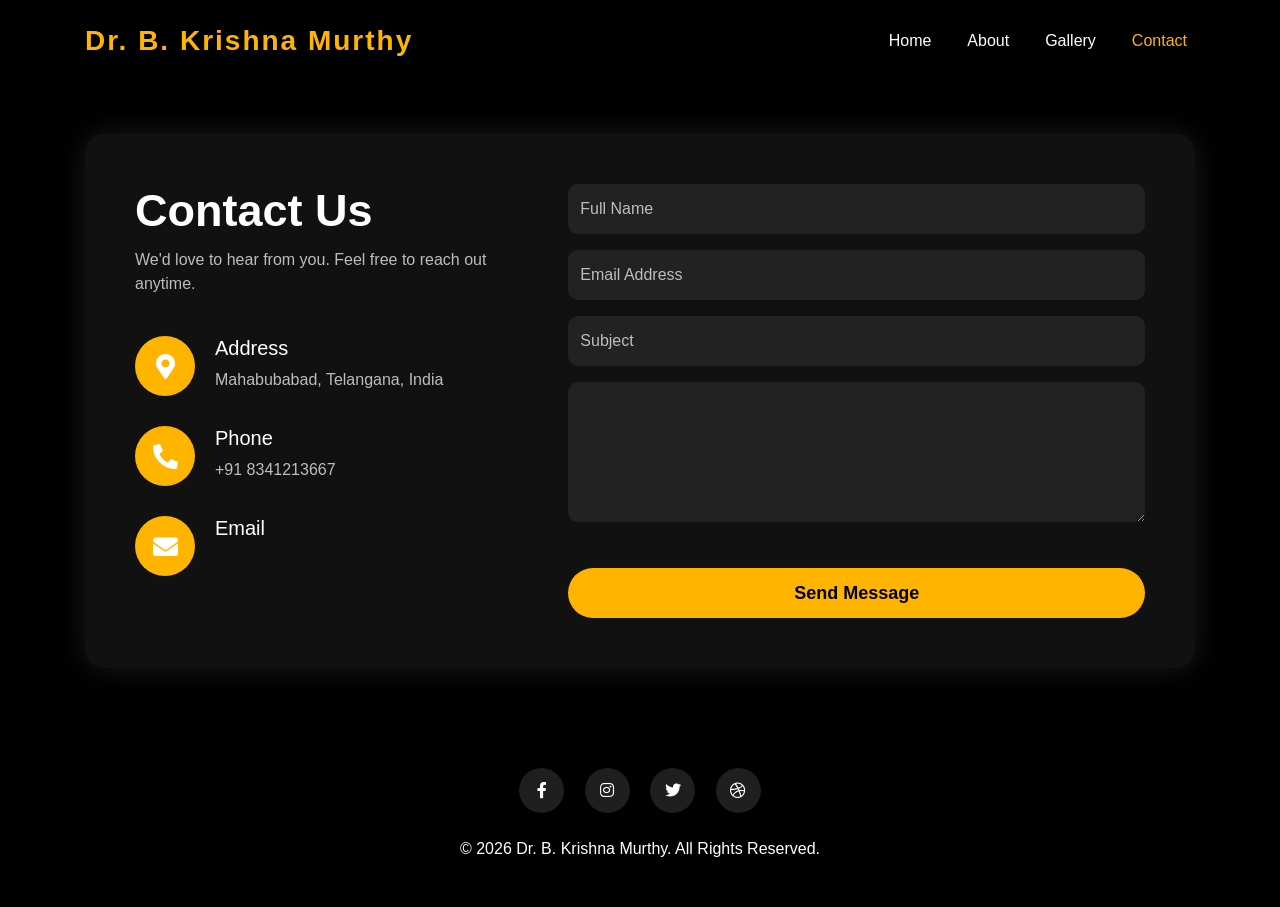
<file: Contactus.html>
<!DOCTYPE html>
<html lang="en">

<head>

    <meta charset="UTF-8">

    <meta name="viewport" content="width=device-width, initial-scale=1.0">

    <title>Contact Us</title>
    <!-- Bootstrap 4 -->
    <link rel="stylesheet" href="https://stackpath.bootstrapcdn.com/bootstrap/4.5.2/css/bootstrap.min.css">
    <!-- jQuery -->
    <script src="https://code.jquery.com/jquery-3.5.1.min.js"></script>

    <!-- Popper.js -->
    <script src="https://cdn.jsdelivr.net/npm/popper.js@1.16.1/dist/umd/popper.min.js"></script>

    <!-- Bootstrap JS -->
    <script src="https://stackpath.bootstrapcdn.com/bootstrap/4.5.2/js/bootstrap.min.js"></script>

    <!-- Google Fonts -->
    <link href="https://fonts.googleapis.com/css2?family=Poppins:wght@300;400;500;600;700&display=swap"
        rel="stylesheet">

    <!-- Font Awesome -->
    <link rel="stylesheet" href="https://cdnjs.cloudflare.com/ajax/libs/font-awesome/5.15.4/css/all.min.css">
    <!-- Css -->
    <link rel="stylesheet" href="Main.css" />
    <style>
        body {

            background: #000;

            font-family: Arial, sans-serif;
            margin-top: 5%;

        }

        .contact-section {

            padding: 70px 0;

            /* min-height: 100vh; */

            display: flex;

            align-items: center;

        }

        .contact-container {

            background: #111;

            border-radius: 20px;

            padding: 50px;

            box-shadow: 0px 0px 30px rgba(255, 255, 255, 0.1);

        }

        .title {

            font-size: 45px;

            font-weight: bold;

            color: #fff;

            margin-bottom: 10px;

        }

        .subtitle {

            color: #bdbdbd;

            margin-bottom: 40px;

        }

        .contact-card {

            display: flex;

            margin-bottom: 30px;

        }

        .icon-box {

            height: 60px;

            width: 60px;

            background: #ffb400;
            ;

            border-radius: 50%;

            display: flex;

            justify-content: center;

            align-items: center;

            margin-right: 20px;

        }

        .icon-box i {

            font-size: 25px;

            color: #fff;

        }

        .contact-card h5 {

            color: #fff;

        }

        .contact-card p {

            color: #bdbdbd;

            margin: 0;

        }

        .form-control {

            background: #222;

            border: none;

            height: 50px;

            color: #fff;

            border-radius: 10px;

        }

        textarea.form-control {

            height: 140px;

        }

        .form-control::placeholder {

            color: #bdbdbd;

        }

        .form-control:focus {

            background: #222;

            color: #fff;

            box-shadow: none;

            border: 1px solid #ffb400;

        }

        .btn-custom {

            width: 100%;

            height: 50px;

            border-radius: 30px;

            font-size: 18px;

            font-weight: bold;

        }

        .btn-custom:hover {

            transform: translateY(-3px);

            transition: 0.3s;

        }

        @media(max-width:768px) {

            .title {

                font-size: 35px;

            }

            .contact-container {

                padding: 25px;

            }

        }
    </style>

</head>

<body>
    <!-- Navbar -->
    <nav class="navbar navbar-expand-lg navbar-dark fixed-top">
        <div class="container">
            <a class="navbar-brand" href="./Index.html">Dr. B. Krishna Murthy</a>
            <button class="navbar-toggler" type="button" data-toggle="collapse" data-target="#navbarNav">
                <span class="navbar-toggler-icon"></span>
            </button>

            <div class="collapse navbar-collapse" id="navbarNav">
                <ul class="navbar-nav ml-auto">
                    <li class="nav-item"><a class="nav-link" href="./Index.html">Home</a></li>
                    <li class="nav-item"><a class="nav-link" href="./About.html">About</a></li>
                    <li class="nav-item"><a class="nav-link" href="./Galary.html">Gallery</a></li>
                    <!-- <li class="nav-item"><a class="nav-link" href="./Services.html">Services</a></li> -->
                    <li class="nav-item active"><a class="nav-link" href="./Contactus.html">Contact</a></li>
                </ul>
            </div>
        </div>
    </nav>
    <!-- contact section -->

    <section class="contact-section">

        <div class="container">

            <div class="contact-container">

                <div class="row">

                    <div class="col-md-5">

                        <h1 class="title">Contact Us</h1>

                        <p class="subtitle">

                            We'd love to hear from you. Feel free to reach out anytime.

                        </p>

                        <div class="contact-card">

                            <div class="icon-box">

                                <i class="fas fa-map-marker-alt"></i>

                            </div>

                            <div>

                                <h5>Address</h5>

                                <p>Mahabubabad, Telangana, India</p>

                            </div>

                        </div>

                        <div class="contact-card">

                            <div class="icon-box">

                                <i class="fas fa-phone-alt"></i>

                            </div>

                            <div>

                                <h5>Phone</h5>

                                <p>+91 8341213667</p>

                            </div>

                        </div>

                        <div class="contact-card">

                            <div class="icon-box">

                                <i class="fas fa-envelope"></i>

                            </div>

                            <div>

                                <h5>Email</h5>

                                <!-- <p>koushikgaddam55@gmail.com</p> -->

                            </div>

                        </div>

                    </div>

                    <div class="col-md-7">

                        <form>

                            <div class="form-group">

                                <input type="text" class="form-control" placeholder="Full Name">

                            </div>

                            <div class="form-group">

                                <input type="email" class="form-control" placeholder="Email Address">

                            </div>

                            <div class="form-group">

                                <input type="text" class="form-control" placeholder="Subject">

                            </div>

                            <div class="form-group">

                                <textarea class="form-control" placeholder="Your Message">

</textarea>

                            </div>

                            <button class="btn  btn-custom  ">

                                Send Message

                            </button>

                        </form>

                    </div>

                </div>

            </div>

        </div>

    </section>

 <!-- Footer -->
    <footer>
        <div class="container ">
            <div class="social-icons mb-4">
                <a href="#"><i class="fab fa-facebook-f"></i></a>
                <a href="#"><i class="fab fa-instagram"></i></a>
                <a href="#"><i class="fab fa-twitter"></i></a>
                <a href="#"><i class="fab fa-dribbble"></i></a>
            </div>

            <p>
                © 2026 Dr. B. Krishna Murthy. All Rights Reserved.
            </p>
        </div>
    </footer>
</body>

</html>
</file>
<file: Main.css>
* {
   margin: 0;
   padding: 0;
   box-sizing: border-box;
 }

 body {
   font-family: 'Poppins', sans-serif;
   background: #0f0f0f;
   color: #fff;
   overflow-x: hidden;
 }

 html {
   scroll-behavior: smooth;
 }

 /* Navbar */
 .navbar-nav .nav-item.active .nav-link {
   color: #ffb400 !important;
 }

 .navbar {
   background: rgba(0, 0, 0, 0.8);
   backdrop-filter: blur(10px);
   padding: 15px 0;
   transition: 0.4s;
 }

 .navbar-brand {
   font-size: 28px;
   font-weight: 700;
   color: #ffb400 !important;
   letter-spacing: 2px;
 }

 .nav-link {
   color: #fff !important;
   margin-left: 20px;
   font-weight: 500;
   transition: 0.3s;
 }

 .nav-link:hover {
   color: #ffb400 !important;
 }

 @media only screen and (max-width: 414px) {
   .navbar-brand {
     font-size: 18px;
     font-weight: 700;
     color: #ffb400 !important;
     letter-spacing: 2px;
   }
 }

 @media only screen and (max-width: 414px) {
   .abt-rps {
     padding-top: 0px !important;
   }
 }

 @media only screen and (max-width: 414px) {
   .cnt-rps {
     padding-top: 0px !important;
   }
 }

 /* Hero Section */
 .hero {
   height: 100vh;
   background: linear-gradient(rgba(0, 0, 0, 0.7), rgba(0, 0, 0, 0.8)),
     url('https://images.unsplash.com/photo-1513364776144-60967b0f800f?auto=format&fit=crop&w=1400&q=80');
   background-size: cover;
   background-position: center;
   display: flex;
   align-items: center;
   text-align: center;
   position: relative;
 }

 .hero-content h1 {
   font-size: 70px;
   font-weight: 700;
   margin-bottom: 20px;
   animation: fadeInDown 1s ease;
 }

 .hero-content p {
   font-size: 20px;
   max-width: 700px;
   margin: auto;
   color: #ddd;
   animation: fadeInUp 1s ease;
 }

 .btn-custom {
   margin-top: 30px;
   background: #ffb400;
   color: #000;
   border-radius: 50px;
   padding: 12px 35px;
   font-weight: 600;
   transition: 0.4s;
   border: none;
 }

 .btn-custom:hover {
   background: #fff;
   transform: translateY(-3px);
   box-shadow: 0 10px 20px rgba(255, 180, 0, 0.3);
 }

 /* Section Title */
 .section-title {
   text-align: center;
   margin-bottom: 60px;
 }

 .section-title h2 {
   font-size: 42px;
   font-weight: 700;
   color: #ffb400;
   position: relative;
   display: inline-block;
 }

 .section-title h2::after {
   content: '';
   width: 80px;
   height: 4px;
   background: #ffb400;
   position: absolute;
   left: 50%;
   bottom: -15px;
   transform: translateX(-50%);
   border-radius: 10px;
 }

 /* section {
      padding: 100px 0;
    } */

 /* About */
 .about-img img {
   width: 100%;
   border-radius: 20px;
   box-shadow: 0 15px 40px rgba(0, 0, 0, 0.5);
 }

 .about-text h3 {
   font-size: 36px;
   margin-bottom: 20px;
 }

 .about-text p {
   color: #bbb;
   line-height: 1.8;
 }

 /* ==========================================
        BUTTON
==========================================*/

 .artist-btn {

   position: relative;

   overflow: hidden;

   z-index: 1;
   background-color: #ffb400;

 }

 .artist-btn::before {

   content: '';

   position: absolute;

   left: -100%;

   top: 0;

   width: 100%;

   height: 100%;

   background: #111;

   transition: .5s;

   z-index: -1;

 }

 .artist-btn:hover::before {

   left: 0;

 }

 .artist-btn:hover {

   color: #fff;

 }

 /* Gallery */
 .gallery-item {
   position: relative;
   overflow: hidden;
   border-radius: 20px;
   margin-bottom: 30px;
 }

 .gallery-item img {
   width: 100%;
   transition: 0.5s;
   border-radius: 20px;
 }

 .gallery-item:hover img {
   transform: scale(1.1);
 }

 .gallery-overlay {
   position: absolute;
   top: 0;
   left: 0;
   width: 100%;
   height: 100%;
   background: rgba(0, 0, 0, 0.7);
   display: flex;
   align-items: center;
   justify-content: center;
   opacity: 0;
   transition: 0.5s;
 }

 .gallery-item:hover .gallery-overlay {
   opacity: 1;
 }

 .gallery-overlay h4 {
   color: #fff;
   font-size: 24px;
   font-weight: 600;
 }

 @media only screen and (max-width: 762px) {
   .glr-main {
     padding: 0px !important;
   }
 }

 /* Services */
 .service-card {
   background: #1b1b1b;
   padding: 40px 30px;
   border-radius: 20px;
   text-align: center;
   transition: 0.4s;
   height: 100%;
 }

 .service-card:hover {
   transform: translateY(-10px);
   background: #242424;
   box-shadow: 0 15px 30px rgba(255, 180, 0, 0.2);
 }

 .service-card i {
   font-size: 50px;
   color: #ffb400;
   margin-bottom: 20px;
 }

 .service-card h4 {
   margin-bottom: 15px;
   font-weight: 600;
 }

 .service-card p {
   color: #bbb;
 }

 /* Testimonials */
 .testimonial {
   background: #1c1c1c;
   padding: 40px;
   border-radius: 20px;
   text-align: center;
 }

 .testimonial img {
   width: 90px;
   height: 90px;
   border-radius: 50%;
   margin-bottom: 20px;
   object-fit: cover;
 }

 .testimonial p {
   color: #ccc;
   font-style: italic;
 }

 .testimonial h5 {
   margin-top: 20px;
   color: #ffb400;
 }

 /* Contact */
 .contact-box {
   background: #1b1b1b;
   padding: 50px;
   border-radius: 20px;
 }

 .form-control {
   background: #2b2b2b;
   border: none;
   color: #fff;
   height: 50px;
   border-radius: 10px;
 }

 textarea.form-control {
   height: 150px;
 }

 .form-control:focus {
   background: #2b2b2b;
   color: #fff;
   box-shadow: none;
   border: 1px solid #ffb400;
 }

 /* Footer */
 footer {
   background: #000;
   padding: 30px 0;
   text-align: center;
 }

 .social-icons a {
   width: 45px;
   height: 45px;
   line-height: 45px;
   display: inline-block;
   background: #1f1f1f;
   color: #fff;
   border-radius: 50%;
   margin: 0 8px;
   transition: 0.4s;
 }

 .social-icons a:hover {
   background: #ffb400;
   color: #000;
   transform: translateY(-5px);
 }

 @keyframes fadeInDown {
   from {
     opacity: 0;
     transform: translateY(-50px);
   }

   to {
     opacity: 1;
     transform: translateY(0);
   }
 }

 @keyframes fadeInUp {
   from {
     opacity: 0;
     transform: translateY(50px);
   }

   to {
     opacity: 1;
     transform: translateY(0);
   }
 }

 @media(max-width: 768px) {
   .hero-content h1 {
     font-size: 42px;
   }

   .hero-content p {
     font-size: 16px;
   }

   .about-text {
     margin-top: 40px;
   }
 }

 /* Carousel */

 .carousel-item img {
   height: 730px !important;

 }


 /* About Me Css */
 .Aboutme-head {
   /* margin-top: 155px;
    text-align: center; */
 }



 /* Contact us  Css */
 .Contactus-head {
   margin-top: 155px;
   text-align: center;
 }

 /* Galary Css */
 .Galary-head {
   margin-top: 155px;
   text-align: center;
 }
</file>
